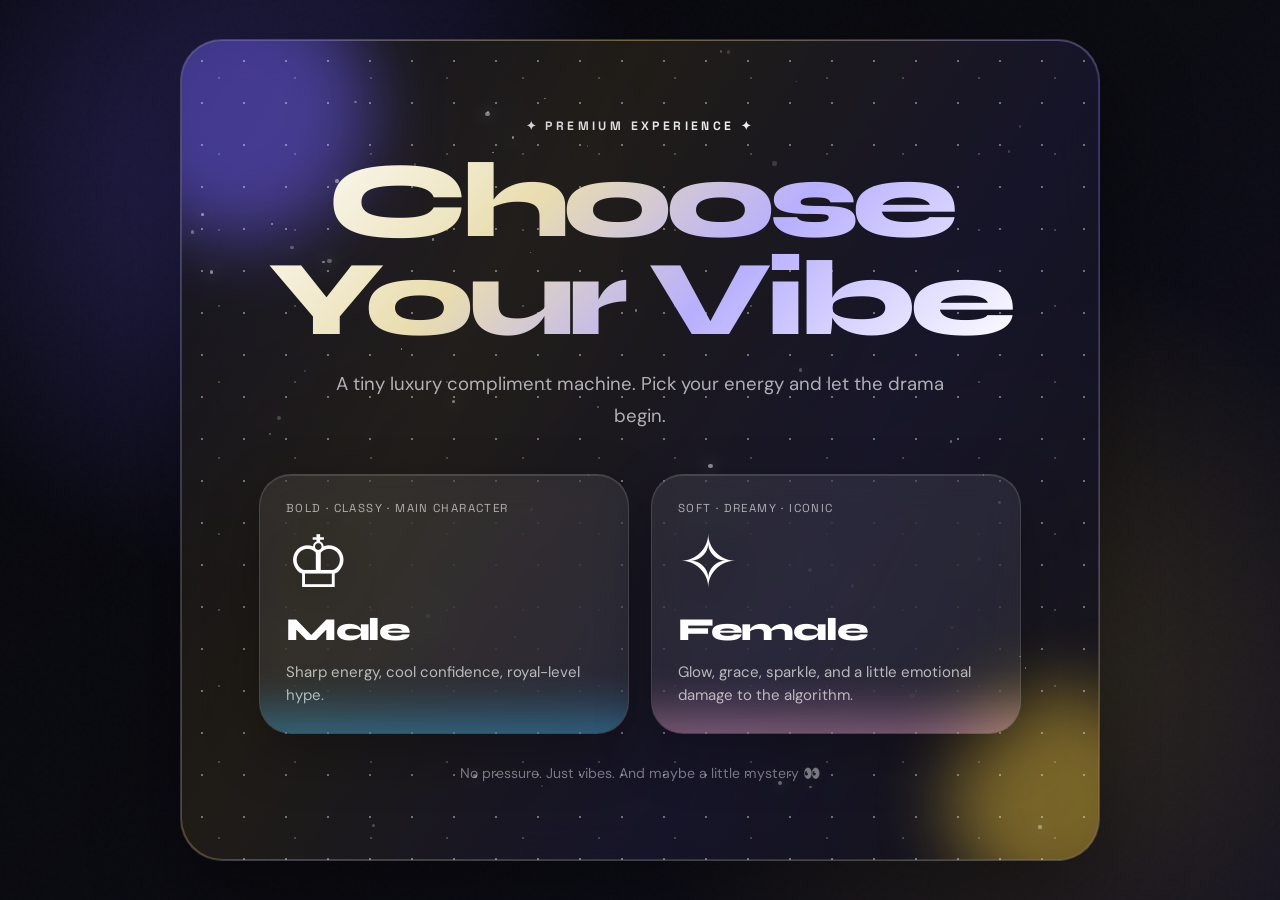
<file: index.html>
<!DOCTYPE html>
<html lang="en">
<head>
  <meta charset="UTF-8" />
  <meta name="viewport" content="width=device-width, initial-scale=1.0" />
  <title>Choose Your Vibe — Premium Experience</title>
  <meta name="description" content="Choose your vibe and receive a personalized premium compliment experience." />
  <link rel="preconnect" href="https://fonts.googleapis.com" />
  <link rel="preconnect" href="https://fonts.gstatic.com" crossorigin />
  <link href="https://fonts.googleapis.com/css2?family=DM+Sans:wght@300;400;500;600;700&family=Space+Grotesk:wght@400;500;600;700&family=Syne:wght@500;600;700;800&display=swap" rel="stylesheet" />
  <link rel="stylesheet" href="style.css" />
</head>
<body class="home-page">
  <div class="noise-overlay" aria-hidden="true"></div>
  <div class="cursor-glow" id="cursorGlow" aria-hidden="true"></div>

  <main class="page-shell">
    <section class="hero-panel reveal-in">
      <div class="orb orb-one" aria-hidden="true"></div>
      <div class="orb orb-two" aria-hidden="true"></div>
      <div class="particle-layer" id="particleLayer" aria-hidden="true"></div>
      <div class="stars-layer" aria-hidden="true"></div>

      <p class="eyebrow shimmer-text">✦ Premium Experience ✦</p>
      <h1 class="hero-title">Choose Your Vibe</h1>
      <p class="hero-subtitle">A tiny luxury compliment machine. Pick your energy and let the drama begin.</p>

      <div class="vibe-grid" aria-label="Choose male or female vibe">
        <button class="vibe-card male-card tilt-card" type="button" data-gender="male">
          <span class="card-mini">Bold · Classy · Main Character</span>
          <span class="card-icon">♔</span>
          <span class="card-title">Male</span>
          <span class="card-copy">Sharp energy, cool confidence, royal-level hype.</span>
        </button>

        <button class="vibe-card female-card tilt-card" type="button" data-gender="female">
          <span class="card-mini">Soft · Dreamy · Iconic</span>
          <span class="card-icon">✧</span>
          <span class="card-title">Female</span>
          <span class="card-copy">Glow, grace, sparkle, and a little emotional damage to the algorithm.</span>
        </button>
      </div>

      <p class="home-note">No pressure. Just vibes. And maybe a little mystery 👀</p>
    </section>
  </main>

  <div class="page-transition" id="pageTransition" aria-hidden="true"></div>
  <script src="script.js"></script>
</body>
</html>
</file>
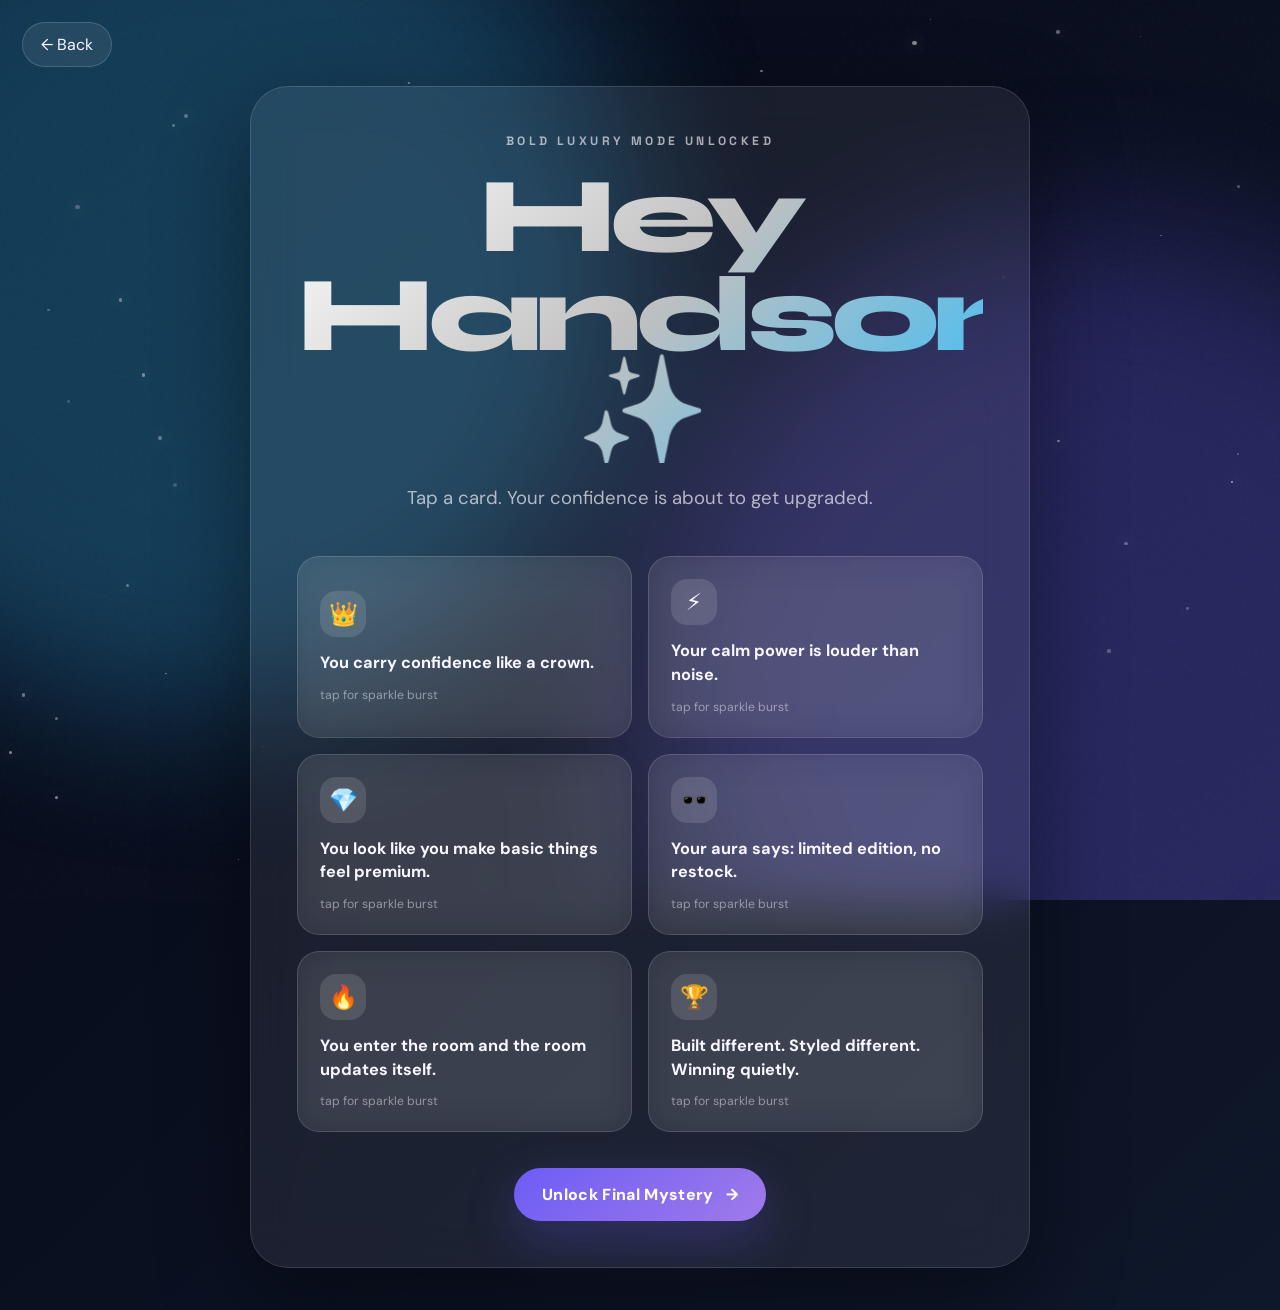
<file: compliments.html>
<!DOCTYPE html>
<html lang="en">
<head>
  <meta charset="UTF-8" />
  <meta name="viewport" content="width=device-width, initial-scale=1.0" />
  <title>Your Personalized Message</title>
  <meta name="description" content="Personalized premium compliments with interactive heart and sparkle effects." />
  <link rel="preconnect" href="https://fonts.googleapis.com" />
  <link rel="preconnect" href="https://fonts.gstatic.com" crossorigin />
  <link href="https://fonts.googleapis.com/css2?family=DM+Sans:wght@300;400;500;600;700&family=Space+Grotesk:wght@400;500;600;700&family=Syne:wght@500;600;700;800&display=swap" rel="stylesheet" />
  <link rel="stylesheet" href="style.css" />
</head>
<body class="compliments-page">
  <div class="noise-overlay" aria-hidden="true"></div>
  <div class="theme-bg" aria-hidden="true">
    <div class="wave wave-one"></div>
    <div class="wave wave-two"></div>
    <div class="particle-layer" id="particleLayer"></div>
  </div>

  <main class="page-shell compliment-shell">
    <button class="back-btn" type="button" data-back-home>← Back</button>

    <section class="compliment-panel reveal-in">
      <p class="eyebrow" id="themeEyebrow">Premium compliment drop</p>
      <h1 class="compliment-title" id="greetingMessage">Hey Icon ✨</h1>
      <p class="compliment-subtitle" id="greetingSubtitle">Tap a card. Your ego deserves a tiny vacation.</p>

      <div class="compliments-list" id="complimentsList" aria-live="polite"></div>

      <button class="primary-btn glow-pulse" type="button" data-go-instagram>
        <span>Unlock Final Mystery</span>
        <span>→</span>
      </button>
    </section>
  </main>

  <div class="pop-layer" id="popLayer" aria-hidden="true"></div>
  <div class="page-transition" id="pageTransition" aria-hidden="true"></div>
  <script src="script.js"></script>
</body>
</html>
</file>
<file: style.css>
/* =============================================================
   PREMIUM VIBE EXPERIENCE — HTML/CSS/Vanilla JS only
   ============================================================= */

:root {
  --bg-neutral: #0B0B12;
  --deep-purple: #6D5DF5;
  --champagne-gold: #D4AF37;
  --soft-white: #F8F7FF;
  --glass-card: rgba(255,255,255,0.08);

  --male-bg-1: #050816;
  --male-bg-2: #0F172A;
  --male-blue: #38BDF8;
  --male-silver: #C0C0C0;

  --female-cream: #FFF1F5;
  --female-pink: #F9A8D4;
  --female-lavender: #C084FC;
  --female-rose-gold: #B76E79;
  --female-wine: #4A102A;

  --neon-purple: #A855F7;
  --neon-pink: #EC4899;
  --neon-blue: #22D3EE;

  --text-muted: rgba(248,247,255,0.68);
  --text-soft: rgba(248,247,255,0.86);
  --border-soft: rgba(255,255,255,0.14);
  --shadow-deep: 0 30px 90px rgba(0,0,0,0.42);
  --radius-lg: 32px;
  --radius-md: 22px;
  --ease: cubic-bezier(.2,.8,.2,1);
  --spring: cubic-bezier(.18,.89,.32,1.28);
}

* { box-sizing: border-box; margin: 0; padding: 0; }
html { scroll-behavior: smooth; }
body {
  width: 100%;
  overflow-x: hidden;
  min-height: 100vh;
  overflow-x: hidden;
  font-family: 'DM Sans', system-ui, sans-serif;
  color: var(--soft-white);
  background: var(--bg-neutral);
  -webkit-font-smoothing: antialiased;
}
button, a { font: inherit; }
button { cursor: pointer; }
a { color: inherit; text-decoration: none; }
::selection { background: rgba(212,175,55,.35); color: #fff; }

.noise-overlay {
  position: fixed; inset: 0; z-index: 3; pointer-events: none; opacity: .035;
  background-image: url("data:image/svg+xml,%3Csvg viewBox='0 0 256 256' xmlns='http://www.w3.org/2000/svg'%3E%3Cfilter id='n'%3E%3CfeTurbulence type='fractalNoise' baseFrequency='.85' numOctaves='4' stitchTiles='stitch'/%3E%3C/filter%3E%3Crect width='100%25' height='100%25' filter='url(%23n)' opacity='.55'/%3E%3C/svg%3E");
}
.cursor-glow {
  position: fixed; width: 360px; height: 360px; border-radius: 50%; pointer-events: none; z-index: 2;
  background: radial-gradient(circle, rgba(109,93,245,.18), transparent 68%);
  transform: translate(-50%, -50%); opacity: 0; transition: opacity .25s ease;
}

.page-shell {
  position: relative; z-index: 5; min-height: 100vh; display: grid; place-items: center; padding: 28px;
}
.reveal-in { animation: pageReveal .95s var(--ease) both; }
@keyframes pageReveal { from { opacity: 0; transform: translateY(26px) scale(.97); } to { opacity: 1; transform: none; } }

/* ---------------- Home ---------------- */
.home-page {
  background:
    radial-gradient(circle at 20% 20%, rgba(109,93,245,.30), transparent 32%),
    radial-gradient(circle at 80% 75%, rgba(212,175,55,.18), transparent 34%),
    linear-gradient(135deg, #07070d, var(--bg-neutral) 55%, #111020);
}
.hero-panel {
  position: relative; isolation: isolate; width: min(920px, 100%); min-height: min(720px, calc(100vh - 56px));
  display: flex; flex-direction: column; justify-content: center; text-align: center; overflow: hidden;
  padding: clamp(32px, 7vw, 78px); border: 1px solid var(--border-soft); border-radius: 42px;
  background: linear-gradient(145deg, rgba(255,255,255,.09), rgba(255,255,255,.035));
  box-shadow: var(--shadow-deep), inset 0 1px 0 rgba(255,255,255,.14);
  backdrop-filter: blur(22px);
}
.hero-panel::before {
  content: ''; position: absolute; inset: -2px; border-radius: inherit; z-index: -2;
  background: linear-gradient(120deg, transparent, rgba(212,175,55,.55), rgba(109,93,245,.55), transparent);
  animation: borderFlow 7s linear infinite; opacity: .65;
}
.hero-panel::after {
  content: ''; position: absolute; inset: 1px; border-radius: 41px; z-index: -1;
  background: rgba(11,11,18,.74);
}
@keyframes borderFlow { 0% { filter: hue-rotate(0deg); transform: rotate(0deg) scale(1.35); } 100% { filter: hue-rotate(40deg); transform: rotate(360deg) scale(1.35); } }
.orb { position: absolute; border-radius: 50%; filter: blur(35px); opacity: .52; pointer-events: none; }
.orb-one { width: 260px; height: 260px; left: -70px; top: -60px; background: var(--deep-purple); animation: floatOrb 12s ease-in-out infinite; }
.orb-two { width: 220px; height: 220px; right: -70px; bottom: -50px; background: var(--champagne-gold); animation: floatOrb 15s ease-in-out infinite reverse; }
@keyframes floatOrb { 50% { transform: translate(55px, 38px) scale(1.18); } }
.stars-layer, .particle-layer { position: absolute; inset: 0; pointer-events: none; overflow: hidden; }
.stars-layer::before, .stars-layer::after {
  content: ''; position: absolute; inset: 0; opacity: .55;
  background-image: radial-gradient(circle, rgba(255,255,255,.7) 1px, transparent 1px);
  background-size: 42px 42px; animation: slowPan 24s linear infinite;
}
.stars-layer::after { background-size: 76px 76px; opacity: .28; animation-duration: 38s; animation-direction: reverse; }
@keyframes slowPan { to { transform: translate3d(-80px, 70px, 0); } }
.particle {
  position: absolute; width: var(--s); height: var(--s); border-radius: 50%; opacity: var(--o);
  background: rgba(255,255,255,.8); box-shadow: 0 0 16px currentColor;
  animation: particleFloat var(--d) ease-in-out infinite;
}
@keyframes particleFloat { 50% { transform: translateY(-42px) scale(1.6); opacity: 1; } }
.eyebrow {
  position: relative; z-index: 2; font-family: 'Space Grotesk', sans-serif; letter-spacing: .28em; text-transform: uppercase;
  color: rgba(248,247,255,.64); font-size: .76rem; font-weight: 700; margin-bottom: 18px;
}
.shimmer-text { background: linear-gradient(90deg, var(--text-muted), #fff, var(--champagne-gold), var(--text-muted)); background-size: 240%; -webkit-background-clip: text; background-clip: text; color: transparent; animation: shimmer 3.2s linear infinite; }
@keyframes shimmer { to { background-position: -240%; } }
.hero-title, .compliment-title {
  position: relative; z-index: 2; font-family: 'Syne', sans-serif; font-size: clamp(2.8rem, 9vw, 6.7rem); line-height: .92;
  letter-spacing: -0.06em; font-weight: 800; margin-bottom: 20px;
}
.hero-title {
  background: linear-gradient(135deg, #fff, #e9ddaf 34%, #b8afff 62%, #fff); -webkit-background-clip: text; background-clip: text; color: transparent;
}
.hero-subtitle, .compliment-subtitle {
  position: relative; z-index: 2; max-width: 620px; margin: 0 auto 42px; color: var(--text-muted); font-size: clamp(.98rem, 2vw, 1.16rem); line-height: 1.7;
}
.vibe-grid { position: relative; z-index: 2; display: grid; grid-template-columns: repeat(2, minmax(0, 1fr)); gap: 22px; }
.vibe-card {
  min-height: 260px; padding: 26px; border-radius: var(--radius-lg); border: 1px solid rgba(255,255,255,.13);
  background: var(--glass-card); color: #fff; display: flex; flex-direction: column; align-items: flex-start; justify-content: space-between;
  text-align: left; overflow: hidden; position: relative; box-shadow: 0 20px 55px rgba(0,0,0,.28), inset 0 1px 0 rgba(255,255,255,.12);
  backdrop-filter: blur(18px); transition: transform .45s var(--spring), border-color .35s ease, box-shadow .35s ease;
  transform-style: preserve-3d;
}
.vibe-card::before { content: ''; position: absolute; inset: -1px; opacity: 0; transition: opacity .35s ease; background: radial-gradient(circle at var(--mx,50%) var(--my,50%), rgba(255,255,255,.24), transparent 35%); }
.vibe-card::after { content: ''; position: absolute; inset: auto -30% -40% -30%; height: 120px; filter: blur(25px); opacity: .45; transition: opacity .35s ease; }
.male-card::after { background: var(--male-blue); }
.female-card::after { background: var(--female-pink); }
.vibe-card:hover { transform: translateY(-12px) scale(1.025); border-color: rgba(255,255,255,.34); box-shadow: 0 28px 80px rgba(0,0,0,.42), 0 0 45px rgba(109,93,245,.18); }
.vibe-card:hover::before { opacity: 1; }
.card-mini { font-family: 'Space Grotesk'; font-size: .72rem; color: rgba(255,255,255,.62); letter-spacing: .12em; text-transform: uppercase; }
.card-icon { font-size: 4.5rem; line-height: 1; filter: drop-shadow(0 12px 18px rgba(0,0,0,.34)); animation: iconFloat 3.6s ease-in-out infinite; }
@keyframes iconFloat { 50% { transform: translateY(-10px) rotate(3deg); } }
.card-title { font-family: 'Syne'; font-size: 2rem; font-weight: 800; letter-spacing: -.04em; }
.card-copy { color: rgba(255,255,255,.68); line-height: 1.55; font-size: .94rem; }
.home-note { position: relative; z-index: 2; margin-top: 30px; color: rgba(248,247,255,.44); font-size: .88rem; }

/* ---------------- Compliments ---------------- */
.compliments-page.male-theme { background: linear-gradient(135deg, var(--male-bg-1), var(--male-bg-2)); }
.compliments-page.female-theme { background: linear-gradient(135deg, #fff7fb, var(--female-cream)); color: var(--female-wine); }
.theme-bg { position: fixed; inset: 0; overflow: hidden; pointer-events: none; }
.wave { position: absolute; width: 70vmax; height: 70vmax; border-radius: 50%; filter: blur(80px); opacity: .28; animation: waveMove 14s ease-in-out infinite; }
.wave-one { top: -20%; left: -20%; background: var(--male-blue); }
.wave-two { bottom: -25%; right: -20%; background: var(--deep-purple); animation-delay: -4s; }
.female-theme .wave-one { background: var(--female-pink); opacity: .42; }
.female-theme .wave-two { background: var(--female-lavender); opacity: .30; }
@keyframes waveMove { 50% { transform: translate(9%, 7%) scale(1.15); } }
.compliment-shell { padding-top: 86px; padding-bottom: 42px; }
.back-btn {
  position: fixed; top: 22px; left: 22px; z-index: 20; border: 1px solid rgba(255,255,255,.16); color: inherit;
  background: rgba(255,255,255,.08); backdrop-filter: blur(18px); border-radius: 999px; padding: 11px 18px;
  transition: transform .3s var(--ease), background .3s ease, border-color .3s ease;
}
.back-btn:hover { transform: translateX(-4px); background: rgba(255,255,255,.14); border-color: rgba(255,255,255,.32); }
.compliment-panel {
  width: min(780px, 100%); text-align: center; padding: clamp(24px, 5vw, 46px); border-radius: 38px;
  border: 1px solid rgba(255,255,255,.13); background: rgba(255,255,255,.07); backdrop-filter: blur(22px); box-shadow: var(--shadow-deep);
}
.female-theme .compliment-panel { background: rgba(255,255,255,.52); border-color: rgba(183,110,121,.22); }
.male-theme .compliment-title { background: linear-gradient(135deg, #fff, var(--male-silver), var(--male-blue)); -webkit-background-clip:text; background-clip:text; color:transparent; }
.female-theme .compliment-title { background: linear-gradient(135deg, var(--female-wine), var(--female-rose-gold), var(--female-lavender)); -webkit-background-clip:text; background-clip:text; color:transparent; }
.compliments-list { display: grid; grid-template-columns: repeat(2, minmax(0, 1fr)); gap: 16px; margin: 34px 0 36px; }
.compliment-card {
  position: relative; min-height: 158px; text-align: left; padding: 22px; border: 1px solid rgba(255,255,255,.14); border-radius: var(--radius-md);
  background: rgba(255,255,255,.08); backdrop-filter: blur(18px); overflow: hidden; color: inherit;
  transform: translateY(16px); opacity: 0; animation: cardIn .65s var(--ease) forwards, floatCard 5s ease-in-out infinite;
  transition: transform .35s var(--spring), box-shadow .35s ease, border-color .35s ease;
}
.female-theme .compliment-card { background: rgba(255,255,255,.58); border-color: rgba(183,110,121,.25); box-shadow: 0 16px 40px rgba(183,110,121,.12); }
.male-theme .compliment-card:hover { border-color: rgba(56,189,248,.42); box-shadow: 0 22px 60px rgba(56,189,248,.14); }
.female-theme .compliment-card:hover { border-color: rgba(183,110,121,.48); box-shadow: 0 22px 60px rgba(249,168,212,.28); }
.compliment-card:hover { transform: translateY(-8px) scale(1.025); }
@keyframes cardIn {
  to {
    opacity: 1;
    transform: translateY(0);
  }
}

@keyframes floatCard {
  50% {
    transform: translateY(-6px);
  }
}
.compliment-icon { display: inline-grid; place-items: center; width: 46px; height: 46px; margin-bottom: 14px; border-radius: 16px; background: rgba(255,255,255,.12); font-size: 1.45rem; }
.compliment-text { font-weight: 700; font-size: 1.02rem; line-height: 1.45; }
.tap-hint { margin-top: 12px; font-size: .76rem; color: currentColor; opacity: .48; }
.primary-btn, .follow-btn {
  display: inline-flex; align-items: center; justify-content: center; gap: 12px; border: none; border-radius: 999px; padding: 16px 28px;
  color: #fff; background: linear-gradient(135deg, var(--deep-purple), #9F7AEA, var(--champagne-gold)); background-size: 220%;
  font-weight: 800; letter-spacing: .02em; box-shadow: 0 18px 50px rgba(109,93,245,.28); transition: transform .3s var(--spring), box-shadow .3s ease;
}
.primary-btn:hover, .follow-btn:hover { transform: translateY(-5px) scale(1.03); box-shadow: 0 25px 70px rgba(109,93,245,.38); }
.glow-pulse { animation: glowPulse 2.4s ease-in-out infinite; }
@keyframes glowPulse {
  50% {
    filter: drop-shadow(0 0 22px rgba(212,175,55,.28));
  }
}

/* Better compliment popup animation */
.heart-pop,
.spark,
.pop-toast,
.pop-ripple {
  position: fixed;
  z-index: 9999;
  pointer-events: none;
}

.heart-pop {
  font-size: var(--size, 24px);
  animation: emojiBlast var(--dur, 1200ms) cubic-bezier(.16, 1, .3, 1) forwards;
  filter: drop-shadow(0 0 16px rgba(255,255,255,.45));
  transform: translate(-50%, -50%);
}

.spark {
  width: var(--spark-size, 7px);
  height: var(--spark-size, 7px);
  border-radius: 999px;
  background: currentColor;
  color: var(--spark-color, #fff);
  box-shadow: 0 0 18px currentColor, 0 0 34px currentColor;
  animation: sparkBlast var(--dur, 950ms) cubic-bezier(.16, 1, .3, 1) forwards;
  transform: translate(-50%, -50%);
}

.pop-ripple {
  width: 22px;
  height: 22px;
  border-radius: 999px;
  border: 1px solid var(--ripple-color, rgba(255,255,255,.7));
  left: var(--rx);
  top: var(--ry);
  transform: translate(-50%, -50%);
  animation: ripplePop 850ms ease-out forwards;
}

/* FULL SCREEN COMPLIMENT POPUP */
.pop-toast {
  position: fixed;
  top: 0;
  left: 0;
  right: 0;
  bottom: 0;

  width: 100%;
  min-width: 100%;
  height: 100dvh;
  min-height: 100dvh;

  z-index: 99999;
  pointer-events: auto;

  display: flex;
  align-items: center;
  justify-content: center;
  text-align: center;

  padding: 20px;
  margin: 0;

  backdrop-filter: blur(22px);
  -webkit-backdrop-filter: blur(22px);

  overflow: hidden;
  box-sizing: border-box;

  animation: fullScreenPopupIn 1800ms cubic-bezier(.16, 1, .3, 1) forwards;
}

/* Male full screen popup background */
.pop-toast.male-pop {
  background:
    radial-gradient(circle at center, rgba(56,189,248,.28), transparent 38%),
    radial-gradient(circle at top left, rgba(109,93,245,.28), transparent 42%),
    linear-gradient(135deg, rgba(5,8,22,.96), rgba(15,23,42,.96));
  color: #F8F7FF;
}

/* Female full screen popup background */
.pop-toast.female-pop {
  background:
    radial-gradient(circle at center, rgba(249,168,212,.35), transparent 38%),
    radial-gradient(circle at top right, rgba(192,132,252,.28), transparent 42%),
    linear-gradient(135deg, rgba(255,241,245,.96), rgba(255,255,255,.94));
  color: #4A102A;
}

/* Inner popup message box */
.pop-toast-content {
  max-width: 720px;
  width: min(90vw, 720px);
  max-height: 86dvh;
  overflow: hidden;

  padding: clamp(24px, 6vw, 64px);
  border-radius: clamp(24px, 7vw, 36px);
  border: 1px solid rgba(255,255,255,.22);
  box-shadow:
    0 40px 120px rgba(0,0,0,.42),
    inset 0 1px 0 rgba(255,255,255,.22);
  transform-style: preserve-3d;
  animation: popupCardZoom 1200ms cubic-bezier(.16, 1, .3, 1) forwards;
}

.male-pop .pop-toast-content {
  background:
    linear-gradient(135deg, rgba(255,255,255,.10), rgba(255,255,255,.04));
}

.female-pop .pop-toast-content {
  background:
    linear-gradient(135deg, rgba(255,255,255,.70), rgba(255,255,255,.36));
}

/* Big emoji */
.pop-toast-emoji {
  display: block;
  font-size: clamp(4rem, 16vw, 8rem);
  line-height: 1;
  margin-bottom: 22px;
  filter: drop-shadow(0 0 34px rgba(255,255,255,.45));
  animation: bigEmojiPulse 1.15s ease-in-out infinite;
}

/* Main compliment text */
.pop-toast-text {
  display: block;
  font-family: 'Syne', sans-serif;
  font-weight: 900;
  font-size: clamp(1.6rem, 6vw, 4.2rem);
  line-height: 1.05;
  letter-spacing: -0.04em;
  margin-bottom: 18px;
}

/* Small funny line */
.pop-toast-sub {
  display: block;
  font-size: clamp(.9rem, 2.5vw, 1.2rem);
  opacity: .78;
  font-style: italic;
}

/* Tap to close text */
.pop-toast-close {
  display: block;
  margin-top: 28px;
  font-size: .78rem;
  letter-spacing: .18em;
  text-transform: uppercase;
  opacity: .45;
}

/* Fullscreen popup animation */
@keyframes fullScreenPopupIn {
  0% {
    opacity: 0;
    transform: scale(1.04);
  }
  15% {
    opacity: 1;
    transform: scale(1);
  }
  78% {
    opacity: 1;
    transform: scale(1);
  }
  100% {
    opacity: 0;
    transform: scale(.98);
  }
}

@keyframes popupCardZoom {
  0% {
    opacity: 0;
    transform: translateY(40px) scale(.78) rotateX(18deg);
  }
  35% {
    opacity: 1;
    transform: translateY(-8px) scale(1.04) rotateX(0deg);
  }
  100% {
    opacity: 1;
    transform: translateY(0) scale(1) rotateX(0deg);
  }
}

@keyframes bigEmojiPulse {
  0%, 100% {
    transform: scale(1) rotate(-2deg);
  }
  50% {
    transform: scale(1.12) rotate(2deg);
  }
}

@keyframes emojiBlast {
  0% {
    opacity: 0;
    transform: translate(-50%, -50%) scale(.25) rotate(-18deg);
  }
  22% {
    opacity: 1;
    transform: translate(calc(-50% + var(--x) * .25), calc(-50% + var(--y) * .25)) scale(1.35) rotate(8deg);
  }
  100% {
    opacity: 0;
    transform: translate(calc(-50% + var(--x)), calc(-50% + var(--y))) scale(.15) rotate(42deg);
  }
}

@keyframes sparkBlast {
  0% {
    opacity: 1;
    transform: translate(-50%, -50%) scale(.4);
  }
  100% {
    opacity: 0;
    transform: translate(calc(-50% + var(--x)), calc(-50% + var(--y))) scale(.1);
  }
}

@keyframes ripplePop {
  0% {
    opacity: .8;
    width: 10px;
    height: 10px;
  }
  100% {
    opacity: 0;
    width: 190px;
    height: 190px;
  }
}

@keyframes toastCinema {
  0% {
    opacity: 0;
    transform: translate(-50%, 18px) scale(.82) rotateX(18deg);
  }
  18% {
    opacity: 1;
    transform: translate(-50%, -10px) scale(1.04) rotateX(0deg);
  }
  75% {
    opacity: 1;
    transform: translate(-50%, -22px) scale(1);
  }
  100% {
    opacity: 0;
    transform: translate(-50%, -48px) scale(.92);
  }
}

@keyframes miniBounce {
  50% {
    transform: translateY(-3px) scale(1.08);
  }
}
/* ---------------- Instagram ---------------- */
.instagram-page { background: #05050a; }
.mystery-bg { position: fixed; inset: 0; overflow: hidden; pointer-events: none; background: radial-gradient(circle at 50% 25%, rgba(168,85,247,.28), transparent 34%), radial-gradient(circle at 78% 78%, rgba(34,211,238,.14), transparent 28%), #05050a; }
#starCanvas { position: absolute; inset: 0; width: 100%; height: 100%; }
.mist { position: absolute; inset: -25%; filter: blur(36px); opacity: .22; mix-blend-mode: screen; }
.mist-a { background: radial-gradient(ellipse at 20% 70%, rgba(236,72,153,.55), transparent 58%); animation: mistDrift 15s ease-in-out infinite alternate; }
.mist-b { background: radial-gradient(ellipse at 80% 30%, rgba(34,211,238,.48), transparent 58%); animation: mistDrift 19s ease-in-out infinite alternate-reverse; }
@keyframes mistDrift { to { transform: translate(8%, -5%) scale(1.1); } }
.emoji-layer span { position: absolute; opacity: .72; animation: emojiFloat var(--d) linear infinite; font-size: var(--s); }
@keyframes emojiFloat { from { transform: translateY(105vh) rotate(0deg); } to { transform: translateY(-12vh) rotate(360deg); } }
.instagram-card {
  width: min(520px, 100%); text-align: center; padding: clamp(26px, 6vw, 46px); border-radius: 40px;
  background: linear-gradient(145deg, rgba(255,255,255,.12), rgba(255,255,255,.04)); border: 1px solid rgba(255,255,255,.14);
  backdrop-filter: blur(24px); box-shadow: var(--shadow-deep), 0 0 70px rgba(168,85,247,.16);
}
.profile-wrap { display: grid; justify-items: center; gap: 12px; margin-bottom: 24px; }
.profile-ring { width: 142px; height: 142px; padding: 5px; border-radius: 50%; background: conic-gradient(from 0deg, var(--neon-purple), var(--neon-pink), var(--neon-blue), var(--neon-purple)); animation: spin 5s linear infinite; box-shadow: 0 0 38px rgba(168,85,247,.55); }
.profile-ring img { width: 100%; height: 100%; object-fit: cover; border-radius: 50%; border: 5px solid #090912; display: block; animation: reverseSpin 5s linear infinite; }
@keyframes spin { to { transform: rotate(360deg); } }
@keyframes reverseSpin { to { transform: rotate(-360deg); } }
.status-chip { display: inline-flex; align-items: center; gap: 8px; color: rgba(255,255,255,.7); font-size: .82rem; }
.status-chip span { width: 8px; height: 8px; border-radius: 50%; background: #22c55e; box-shadow: 0 0 14px #22c55e; }
.type-lines h1 { font-family: 'Syne'; font-size: clamp(2.2rem, 7vw, 4rem); line-height: .98; margin-bottom: 14px; }
.type-line { opacity: 0; animation: typeReveal .8s var(--ease) forwards; }
.delay-1 { animation-delay: .38s; color: rgba(255,255,255,.75); font-size: 1.1rem; }
.delay-2 { animation-delay: .72s; color: #fff; font-weight: 800; margin-top: 7px; }
@keyframes typeReveal { from { opacity: 0; transform: translateY(14px); filter: blur(6px); } to { opacity: 1; transform: none; filter: blur(0); } }
.handle-card { margin: 28px auto 18px; padding: 16px 18px; border: 1px solid rgba(255,255,255,.12); border-radius: 24px; background: rgba(255,255,255,.07); }
.handle-card span { display: block; color: rgba(255,255,255,.46); font-size: .78rem; letter-spacing: .18em; text-transform: uppercase; margin-bottom: 5px; }
.handle-card strong { font-family: 'Space Grotesk'; font-size: 1.28rem; }
.follow-btn { width: 100%; margin: 2px 0 18px; background: linear-gradient(135deg, #7c3aed, #ec4899, #f59e0b); }
.warning-copy { font-weight: 800; color: rgba(255,255,255,.88); }
.tiny-copy { color: rgba(255,255,255,.48); font-size: .86rem; margin-top: 8px; line-height: 1.6; }
.confetti { position: fixed; z-index: 9999; width: 8px; height: 8px; border-radius: 2px; pointer-events: none; animation: confettiFly 1.1s ease-out forwards; background: var(--c); }
@keyframes confettiFly { to { transform: translate(var(--x), var(--y)) rotate(680deg); opacity: 0; } }
.page-transition { position: fixed; inset: 0; z-index: 10000; pointer-events: none; transform: scaleY(0); transform-origin: bottom; background: var(--transition-bg, #080812); }
.page-transition.active { animation: transitionWipe .68s var(--ease) forwards; }
@keyframes transitionWipe { to { transform: scaleY(1); } }

/* ---------------- Responsive + accessibility ---------------- */
:focus-visible { outline: 2px solid var(--champagne-gold); outline-offset: 4px; }
@media (max-width: 720px) {
  .page-shell { padding: 16px; }
  .hero-panel { min-height: calc(100vh - 32px); border-radius: 30px; padding: 32px 18px; }
  .vibe-grid, .compliments-list { grid-template-columns: 1fr; }
  .vibe-card { min-height: 210px; padding: 22px; }
  .card-icon { font-size: 3.7rem; }
  .compliment-shell { padding-top: 78px; }
  .compliment-panel, .instagram-card { border-radius: 30px; }
  .back-btn { top: 14px; left: 14px; padding: 10px 15px; }
}
@media (hover: none) { .cursor-glow { display: none; } .vibe-card:hover, .compliment-card:hover { transform: none; } }
@media (prefers-reduced-motion: reduce) {
  *, *::before, *::after { animation-duration: .001ms !important; animation-iteration-count: 1 !important; scroll-behavior: auto !important; transition-duration: .001ms !important; }
  .particle-layer, .stars-layer, .cursor-glow, .mist, #starCanvas, .emoji-layer { display: none !important; }
}
/* Mobile full-screen popup alignment fix */
@media (max-width: 600px) {
  .pop-toast {
    width: 100%;
    height: 100dvh;
    min-height: 100dvh;
    padding: 18px;
    align-items: center;
    justify-content: center;
  }

  .pop-toast-content {
    width: 100%;
    max-width: 340px;
    padding: 34px 22px;
    border-radius: 28px;
  }

  .pop-toast-emoji {
    font-size: clamp(3.8rem, 18vw, 5.8rem);
    margin-bottom: 18px;
  }

  .pop-toast-text {
    font-size: clamp(1.6rem, 9vw, 2.8rem);
    line-height: 1.02;
  }

  .pop-toast-sub {
    font-size: .9rem;
  }

  .pop-toast-close {
    font-size: .68rem;
    letter-spacing: .22em;
  }
}
</file>
